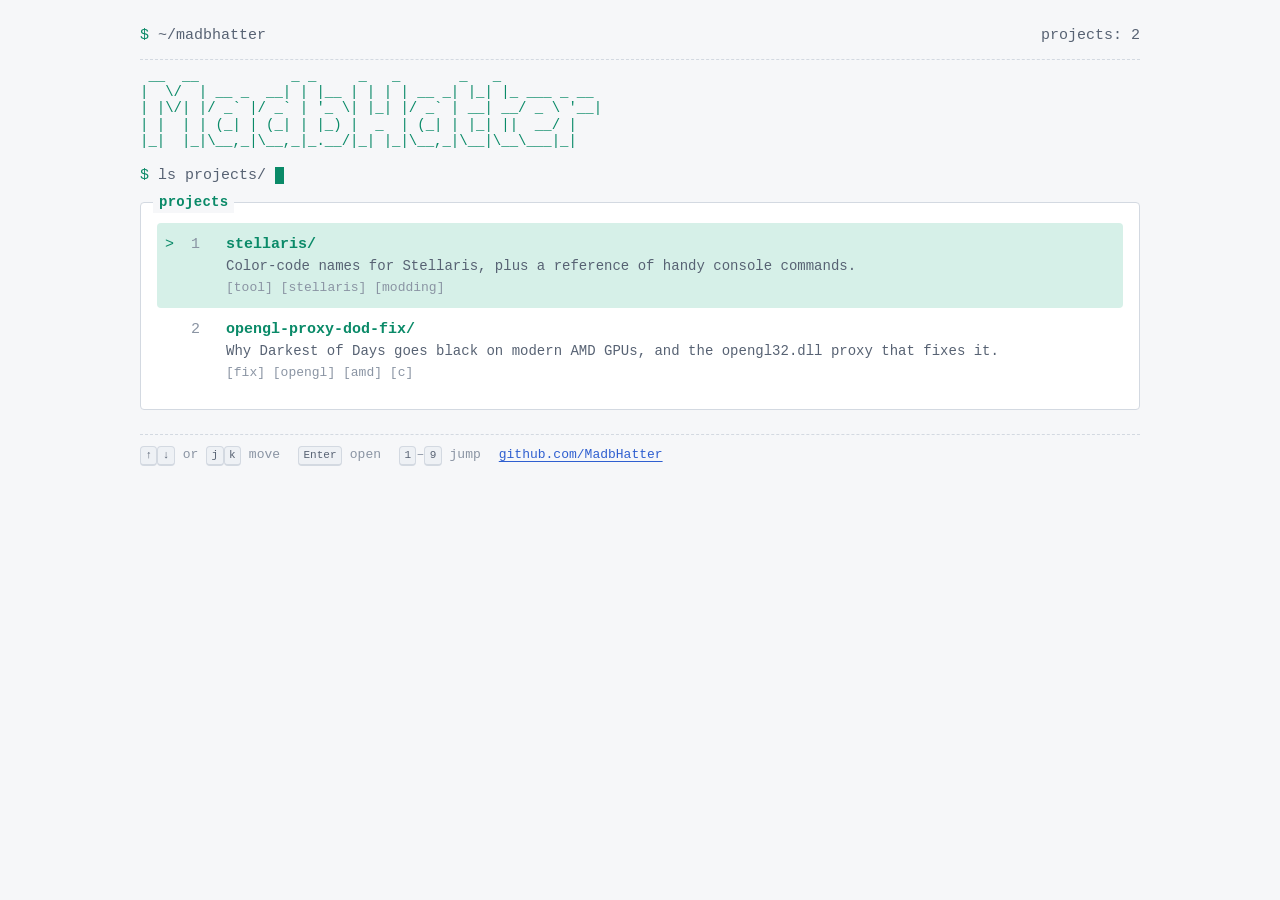
<file: index.html>
<!doctype html>
<html lang="en">

<head>
    <meta charset="utf-8">
    <meta name="viewport" content="width=device-width, initial-scale=1">
    <meta name="color-scheme" content="dark light">
    <meta name="description" content="MadbHatter's projects">
    <title>MadbHatter</title>
    <script src="assets/crumbs.js" defer></script>
    <link href="assets/base.css" rel="stylesheet">
    <style>
        .banner {
            margin: 8px 0 4px;
            color: var(--accent);
            font-size: clamp(7px, 2.2vw, 14px);
            line-height: 1.15;
            white-space: pre;
            overflow: hidden;
        }

        .projects {
            list-style: none;
            margin: 0;
            padding: 0;
        }

        .projects a {
            display: grid;
            grid-template-columns: 2ch 3ch minmax(0, 1fr);
            gap: 0 8px;
            padding: 10px 8px;
            border-radius: var(--radius);
            color: var(--fg);
            text-decoration: none;
        }

        .projects a::before {
            content: " ";
            color: var(--accent);
        }

        .projects a:hover,
        .projects a:focus-visible,
        .projects a[aria-current="true"] {
            background: var(--selection);
            outline: none;
        }

        .projects a[aria-current="true"]::before {
            content: ">";
        }

        .projects .num {
            color: var(--fg-dim);
        }

        .projects .name {
            color: var(--accent);
            font-weight: 600;
        }

        .projects .desc {
            grid-column: 3;
            color: var(--fg-muted);
            font-size: 14px;
        }

        .projects .tags {
            grid-column: 3;
            color: var(--fg-dim);
            font-size: 13px;
        }

        .cursor {
            display: inline-block;
            width: .6em;
            height: 1.1em;
            vertical-align: text-bottom;
            background: var(--accent);
            animation: blink 1.1s steps(1) infinite;
        }

        @keyframes blink {
            50% {
                opacity: 0;
            }
        }
    </style>
</head>

<body>
    <main class="shell">
        <header class="topbar">
            <span class="crumbs prompt">~/madbhatter</span>
            <span>projects: <span id="count">2</span></span>
        </header>

        <pre class="banner" aria-label="MadbHatter">
 __  __           _ _     _   _       _   _
|  \/  | __ _  __| | |__ | | | | __ _| |_| |_ ___ _ __
| |\/| |/ _` |/ _` | '_ \| |_| |/ _` | __| __/ _ \ '__|
| |  | | (_| | (_| | |_) |  _  | (_| | |_| ||  __/ |
|_|  |_|\__,_|\__,_|_.__/|_| |_|\__,_|\__|\__\___|_|</pre>
        <p class="muted"><span class="prompt">ls projects/</span> <span class="cursor" aria-hidden="true"></span></p>

        <section class="pane">
            <h1 class="pane-title">projects</h1>
            <!-- Add a new project by copying one <li> below. -->
            <ul class="projects" id="projects">
                <li>
                    <a href="stellaris/">
                        <span class="num">1</span>
                        <span class="name" data-auto-name>stellaris/</span>
                        <span class="desc">Color-code names for Stellaris, plus a reference of handy console commands.</span>
                        <span class="tags">[tool] [stellaris] [modding]</span>
                    </a>
                </li>
                <li>
                    <a href="opengl-proxy-dod-fix/">
                        <span class="num">2</span>
                        <span class="name" data-auto-name>opengl-proxy-dod-fix/</span>
                        <span class="desc">Why Darkest of Days goes black on modern AMD GPUs, and the opengl32.dll proxy that fixes it.</span>
                        <span class="tags">[fix] [opengl] [amd] [c]</span>
                    </a>
                </li>
            </ul>
        </section>

        <footer class="statusbar">
            <span><kbd>↑</kbd><kbd>↓</kbd> or <kbd>j</kbd><kbd>k</kbd> move</span>
            <span><kbd>Enter</kbd> open</span>
            <span><kbd>1</kbd>–<kbd>9</kbd> jump</span>
            <span><a href="https://github.com/MadbHatter">github.com/MadbHatter</a></span>
        </footer>
    </main>

    <script>
        // Keyboard navigation for the project list.
        const links = [...document.querySelectorAll("#projects a")];
        document.getElementById("count").textContent = links.length;
        let selected = 0;

        function select(i) {
            selected = (i + links.length) % links.length;
            links.forEach((a, n) => a.setAttribute("aria-current", n === selected ? "true" : "false"));
            links[selected].focus();
        }

        links.forEach((a, n) => {
            a.addEventListener("mouseenter", () => {
                selected = n;
                links.forEach((b, m) => b.setAttribute("aria-current", m === n ? "true" : "false"));
            });
            a.addEventListener("focus", () => { selected = n; });
        });
        if (links.length) links[0].setAttribute("aria-current", "true");

        document.addEventListener("keydown", (e) => {
            if (e.ctrlKey || e.metaKey || e.altKey || !links.length) return;
            if (e.key === "ArrowDown" || e.key === "j") { e.preventDefault(); select(selected + 1); }
            else if (e.key === "ArrowUp" || e.key === "k") { e.preventDefault(); select(selected - 1); }
            else if (e.key === "Enter" && document.activeElement === document.body) links[selected].click();
            else if (/^[1-9]$/.test(e.key) && links[+e.key - 1]) links[+e.key - 1].click();
        });
    </script>
</body>

</html>
</file>
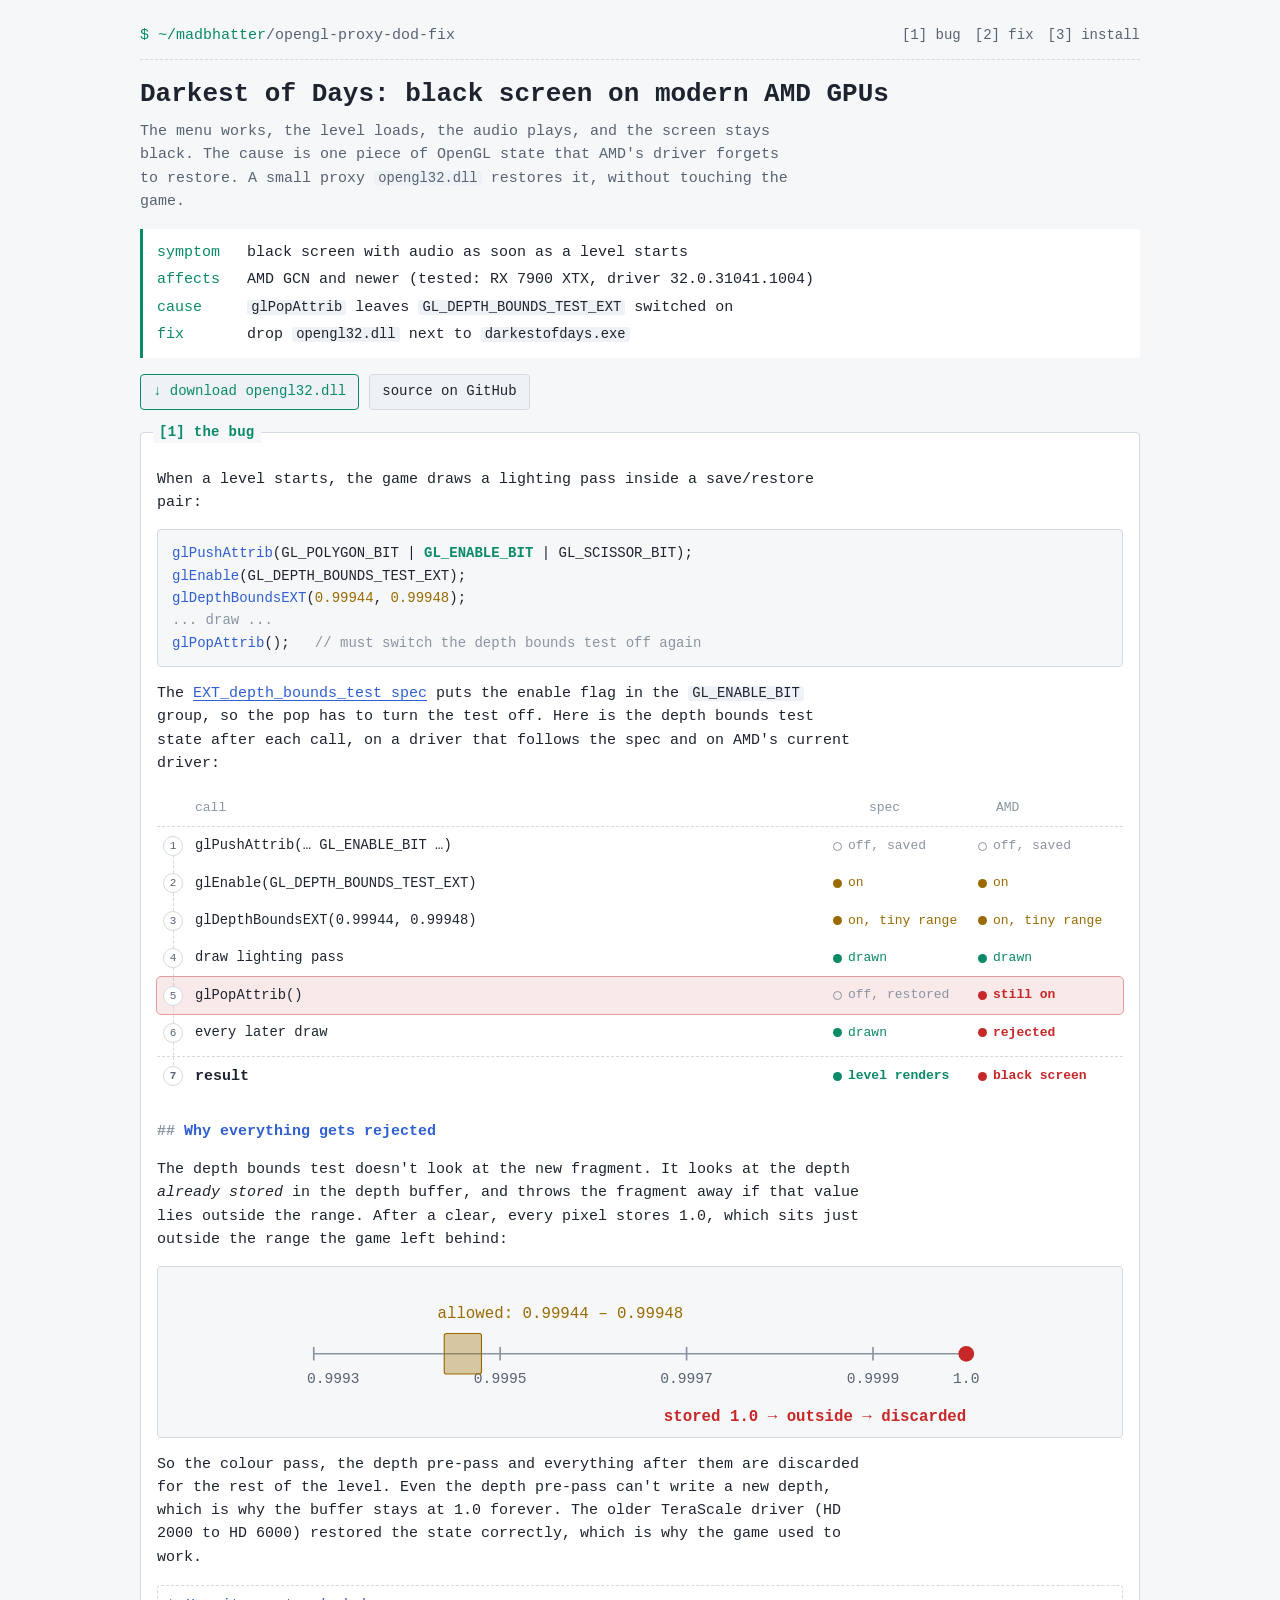
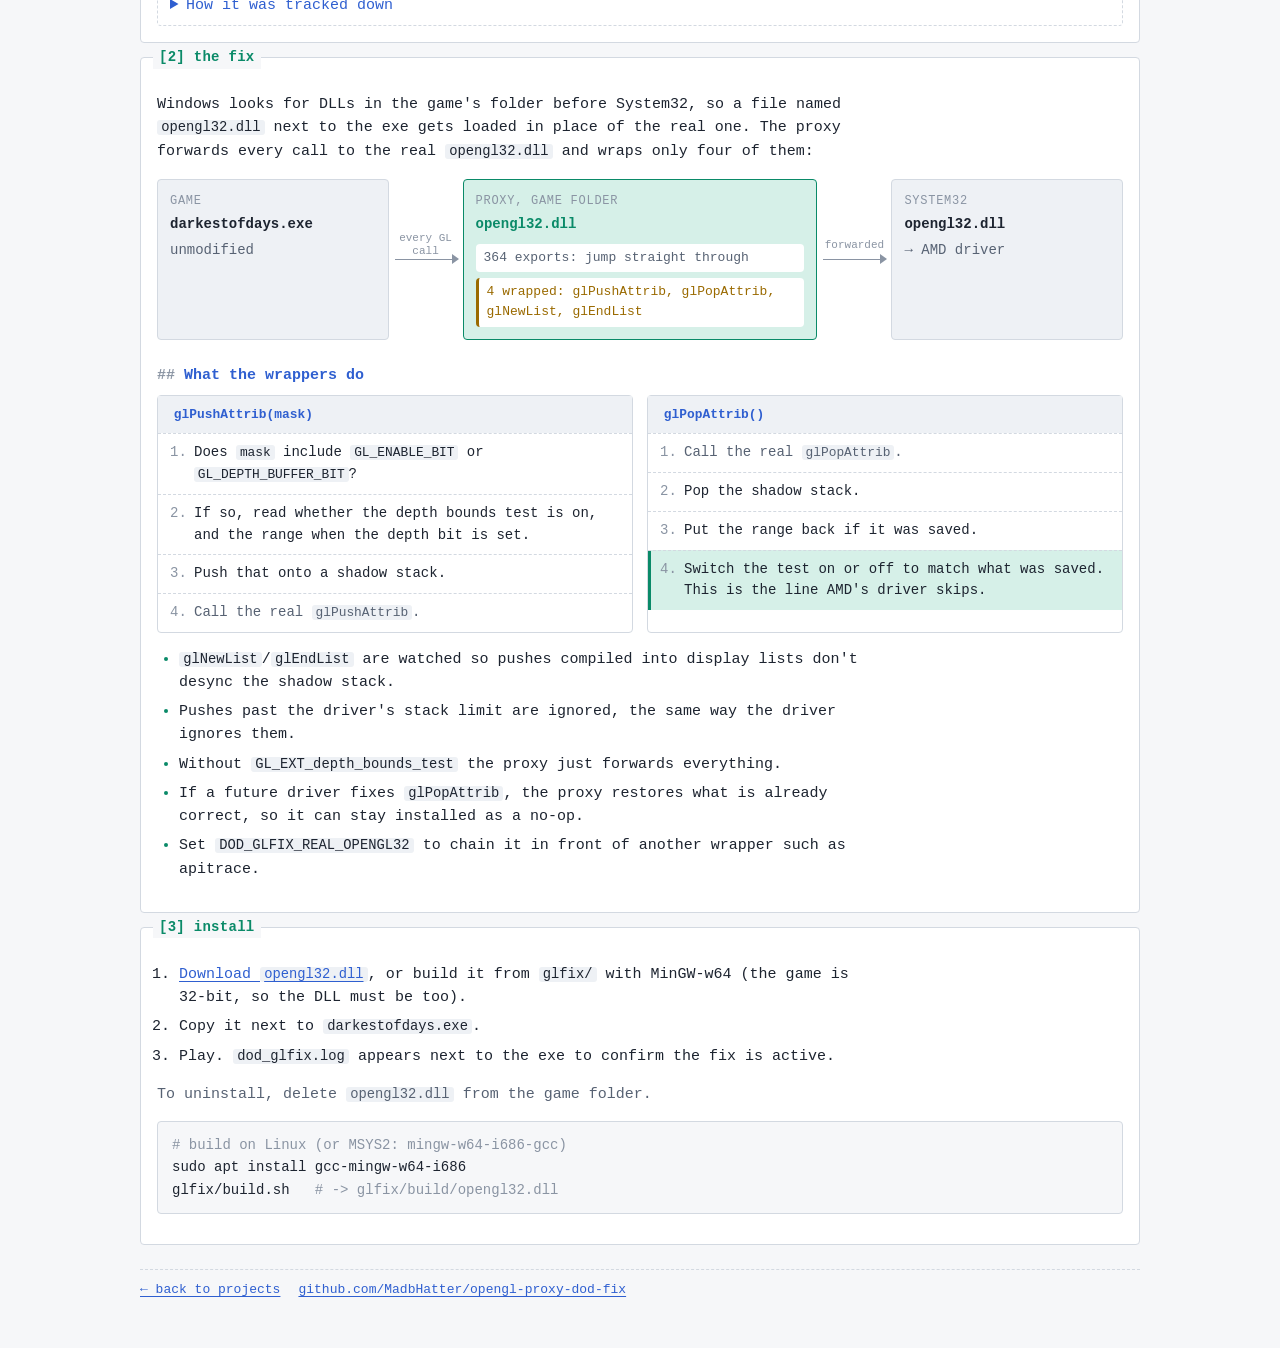
<file: opengl-proxy-dod-fix/index.html>
<!doctype html>
<html lang="en">

<head>
    <meta charset="utf-8">
    <meta name="viewport" content="width=device-width, initial-scale=1">
    <meta name="color-scheme" content="dark light">
    <meta name="description"
        content="Why Darkest of Days renders a black screen on modern AMD GPUs, and the opengl32.dll proxy that fixes it.">
    <title>Darkest of Days AMD Fix</title>
    <script src="../assets/crumbs.js" defer></script>
    <link href="../assets/base.css" rel="stylesheet">
    <link href="glfix.css" rel="stylesheet">
</head>

<body>
    <main class="shell">
        <header class="topbar">
            <span class="crumbs prompt"><a href="../">~/madbhatter</a>/opengl-proxy-dod-fix</span>
            <nav class="jump" aria-label="Sections">
                <a href="#bug">[1] bug</a>
                <a href="#fix">[2] fix</a>
                <a href="#install">[3] install</a>
            </nav>
        </header>

        <h1 class="title">Darkest of Days: black screen on modern AMD GPUs</h1>
        <p class="lede">The menu works, the level loads, the audio plays, and the screen stays black. The cause is one
            piece of OpenGL state that AMD's driver forgets to restore. A small proxy <code>opengl32.dll</code>
            restores it, without touching the game.</p>

        <div class="summary">
            <div><span class="k">symptom</span> black screen with audio as soon as a level starts</div>
            <div><span class="k">affects</span> AMD GCN and newer (tested: RX 7900 XTX, driver 32.0.31041.1004)</div>
            <div><span class="k">cause</span> <code>glPopAttrib</code> leaves <code>GL_DEPTH_BOUNDS_TEST_EXT</code>
                switched on</div>
            <div><span class="k">fix</span> drop <code>opengl32.dll</code> next to <code>darkestofdays.exe</code></div>
        </div>

        <p class="actions">
            <a class="btn primary" href="https://github.com/MadbHatter/opengl-proxy-dod-fix/raw/main/dist/opengl32.dll">↓
                download opengl32.dll</a>
            <a class="btn" href="https://github.com/MadbHatter/opengl-proxy-dod-fix">source on GitHub</a>
        </p>

        <!-- The bug -->
        <section id="bug" class="pane">
            <h2 class="pane-title">[1] the bug</h2>

            <p>When a level starts, the game draws a lighting pass inside a save/restore pair:</p>
            <pre class="code"><span class="c-fn">glPushAttrib</span>(GL_POLYGON_BIT | <span class="c-hl">GL_ENABLE_BIT</span> | GL_SCISSOR_BIT);
<span class="c-fn">glEnable</span>(GL_DEPTH_BOUNDS_TEST_EXT);
<span class="c-fn">glDepthBoundsEXT</span>(<span class="c-num">0.99944</span>, <span class="c-num">0.99948</span>);
<span class="c-dim">... draw ...</span>
<span class="c-fn">glPopAttrib</span>();   <span class="c-dim">// must switch the depth bounds test off again</span></pre>

            <p>The <a href="https://registry.khronos.org/OpenGL/extensions/EXT/EXT_depth_bounds_test.txt">EXT_depth_bounds_test
                    spec</a> puts the enable flag in the <code>GL_ENABLE_BIT</code> group, so the pop has to turn the
                test off. Here is the depth bounds test state after each call, on a driver that follows the spec and on
                AMD's current driver:</p>

            <ol class="trace" aria-label="Depth bounds test state per call">
                <li class="trace-head" aria-hidden="true">
                    <span>call</span><span>spec</span><span>AMD</span>
                </li>
                <li>
                    <code>glPushAttrib(… GL_ENABLE_BIT …)</code>
                    <span class="state off" data-who="spec">off, saved</span>
                    <span class="state off" data-who="AMD">off, saved</span>
                </li>
                <li>
                    <code>glEnable(GL_DEPTH_BOUNDS_TEST_EXT)</code>
                    <span class="state on" data-who="spec">on</span>
                    <span class="state on" data-who="AMD">on</span>
                </li>
                <li>
                    <code>glDepthBoundsEXT(0.99944, 0.99948)</code>
                    <span class="state on" data-who="spec">on, tiny range</span>
                    <span class="state on" data-who="AMD">on, tiny range</span>
                </li>
                <li>
                    <code>draw lighting pass</code>
                    <span class="state ok" data-who="spec">drawn</span>
                    <span class="state ok" data-who="AMD">drawn</span>
                </li>
                <li class="diverge">
                    <code>glPopAttrib()</code>
                    <span class="state off" data-who="spec">off, restored</span>
                    <span class="state bad" data-who="AMD">still on</span>
                </li>
                <li>
                    <code>every later draw</code>
                    <span class="state ok" data-who="spec">drawn</span>
                    <span class="state bad" data-who="AMD">rejected</span>
                </li>
                <li class="trace-end">
                    <span>result</span>
                    <span class="state ok" data-who="spec">level renders</span>
                    <span class="state bad" data-who="AMD">black screen</span>
                </li>
            </ol>

            <h3>Why everything gets rejected</h3>
            <p>The depth bounds test doesn't look at the new fragment. It looks at the depth <em>already stored</em> in
                the depth buffer, and throws the fragment away if that value lies outside the range. After a clear,
                every pixel stores 1.0, which sits just outside the range the game left behind:</p>

            <figure class="numline">
                <svg viewBox="0 0 640 140" role="img"
                    aria-labelledby="numline-title numline-desc">
                    <title id="numline-title">Stored depth against the leftover depth bounds</title>
                    <desc id="numline-desc">A depth axis from 0.9993 to 1.0. The allowed band is 0.99944 to 0.99948. The
                        stored depth after a clear is 1.0, to the right of the band, so the test fails.</desc>
                    <line class="axis" x1="30" y1="70" x2="610" y2="70" />
                    <g class="ticks">
                        <line x1="30.0" y1="64" x2="30.0" y2="76" />
                        <line x1="195.7" y1="64" x2="195.7" y2="76" />
                        <line x1="361.4" y1="64" x2="361.4" y2="76" />
                        <line x1="527.1" y1="64" x2="527.1" y2="76" />
                        <line x1="610.0" y1="64" x2="610.0" y2="76" />
                    </g>
                    <g class="tick-labels">
                        <text x="24" y="96" class="first">0.9993</text>
                        <text x="195.7" y="96" class="minor">0.9995</text>
                        <text x="361.4" y="96">0.9997</text>
                        <text x="527.1" y="96" class="minor">0.9999</text>
                        <text x="610.0" y="96">1.0</text>
                    </g>
                    <rect class="band" x="146.0" y="52" width="33.1" height="36" rx="2" />
                    <text class="band-label" x="140" y="38">allowed: 0.99944 – 0.99948</text>
                    <circle class="stored" cx="610" cy="70" r="7" />
                    <text class="stored-label" x="610" y="130">stored 1.0 → outside → discarded</text>
                </svg>
            </figure>

            <p>So the colour pass, the depth pre-pass and everything after them are discarded for the rest of the
                level. Even the depth pre-pass can't write a new depth, which is why the buffer stays at 1.0 forever.
                The older TeraScale driver (HD 2000 to HD 6000) restored the state correctly, which is why the game
                used to work.</p>

            <details class="found">
                <summary>How it was tracked down</summary>
                <ol>
                    <li>An apitrace capture of the black screen replays black on the same card, so the problem is in
                        the GL call stream, not timing or the game's own logic.</li>
                    <li>All shaders compile and link, and state dumps around draws look sane.</li>
                    <li>The depth buffer stays at 1.0 even after the colour-masked depth pre-pass, so fragments are being
                        rejected before they can write depth.</li>
                    <li>Bisecting the GL state shows <code>GL_DEPTH_BOUNDS_TEST_EXT</code> still enabled after the
                        matching <code>glPopAttrib</code>.</li>
                    <li>A standalone 30-line push, enable, pop test reproduces it on the driver for
                        <code>GL_ENABLE_BIT</code>, <code>GL_DEPTH_BUFFER_BIT</code> and
                        <code>GL_ALL_ATTRIB_BITS</code>. The bug has been reported to AMD.</li>
                </ol>
            </details>
        </section>

        <!-- The fix -->
        <section id="fix" class="pane">
            <h2 class="pane-title">[2] the fix</h2>

            <p>Windows looks for DLLs in the game's folder before System32, so a file named <code>opengl32.dll</code>
                next to the exe gets loaded in place of the real one. The proxy forwards every call to the real
                <code>opengl32.dll</code> and wraps only four of them:</p>

            <div class="flow" role="img"
                aria-label="darkestofdays.exe calls the proxy opengl32.dll in the game folder. 364 exports jump straight to the system opengl32.dll; 4 are wrapped first. The system DLL calls the AMD driver.">
                <div class="node">
                    <span class="node-kind">game</span>
                    <strong>darkestofdays.exe</strong>
                    <span class="muted">unmodified</span>
                </div>
                <div class="edge"><span>every GL call</span></div>
                <div class="node node-proxy">
                    <span class="node-kind">proxy, game folder</span>
                    <strong>opengl32.dll</strong>
                    <span class="split">
                        <span class="pass">364 exports: jump straight through</span>
                        <span class="hook">4 wrapped: glPushAttrib, glPopAttrib, glNewList, glEndList</span>
                    </span>
                </div>
                <div class="edge"><span>forwarded</span></div>
                <div class="node">
                    <span class="node-kind">System32</span>
                    <strong>opengl32.dll</strong>
                    <span class="muted">→ AMD driver</span>
                </div>
            </div>

            <h3>What the wrappers do</h3>
            <div class="hooks">
                <ol class="steps">
                    <li class="steps-title"><code>glPushAttrib(mask)</code></li>
                    <li>Does <code>mask</code> include <code>GL_ENABLE_BIT</code> or <code>GL_DEPTH_BUFFER_BIT</code>?</li>
                    <li>If so, read whether the depth bounds test is on, and the range when the depth bit is set.</li>
                    <li>Push that onto a shadow stack.</li>
                    <li class="real">Call the real <code>glPushAttrib</code>.</li>
                </ol>
                <ol class="steps">
                    <li class="steps-title"><code>glPopAttrib()</code></li>
                    <li class="real">Call the real <code>glPopAttrib</code>.</li>
                    <li>Pop the shadow stack.</li>
                    <li>Put the range back if it was saved.</li>
                    <li class="key">Switch the test on or off to match what was saved. This is the line AMD's driver
                        skips.</li>
                </ol>
            </div>

            <ul class="notes">
                <li><code>glNewList</code>/<code>glEndList</code> are watched so pushes compiled into display lists
                    don't desync the shadow stack.</li>
                <li>Pushes past the driver's stack limit are ignored, the same way the driver ignores them.</li>
                <li>Without <code>GL_EXT_depth_bounds_test</code> the proxy just forwards everything.</li>
                <li>If a future driver fixes <code>glPopAttrib</code>, the proxy restores what is already correct, so
                    it can stay installed as a no-op.</li>
                <li>Set <code>DOD_GLFIX_REAL_OPENGL32</code> to chain it in front of another wrapper such as
                    apitrace.</li>
            </ul>
        </section>

        <!-- Install -->
        <section id="install" class="pane">
            <h2 class="pane-title">[3] install</h2>
            <ol class="install">
                <li><a href="https://github.com/MadbHatter/opengl-proxy-dod-fix/raw/main/dist/opengl32.dll">Download
                        <code>opengl32.dll</code></a>, or build it from <code>glfix/</code> with MinGW-w64 (the game is
                    32-bit, so the DLL must be too).</li>
                <li>Copy it next to <code>darkestofdays.exe</code>.</li>
                <li>Play. <code>dod_glfix.log</code> appears next to the exe to confirm the fix is active.</li>
            </ol>
            <p class="muted">To uninstall, delete <code>opengl32.dll</code> from the game folder.</p>
            <pre class="code"><span class="c-dim"># build on Linux (or MSYS2: mingw-w64-i686-gcc)</span>
sudo apt install gcc-mingw-w64-i686
glfix/build.sh   <span class="c-dim"># -> glfix/build/opengl32.dll</span></pre>
        </section>

        <footer class="statusbar">
            <span><a href="../">← back to projects</a></span>
            <span><a href="https://github.com/MadbHatter/opengl-proxy-dod-fix">github.com/MadbHatter/opengl-proxy-dod-fix</a></span>
        </footer>
    </main>
</body>

</html>
</file>
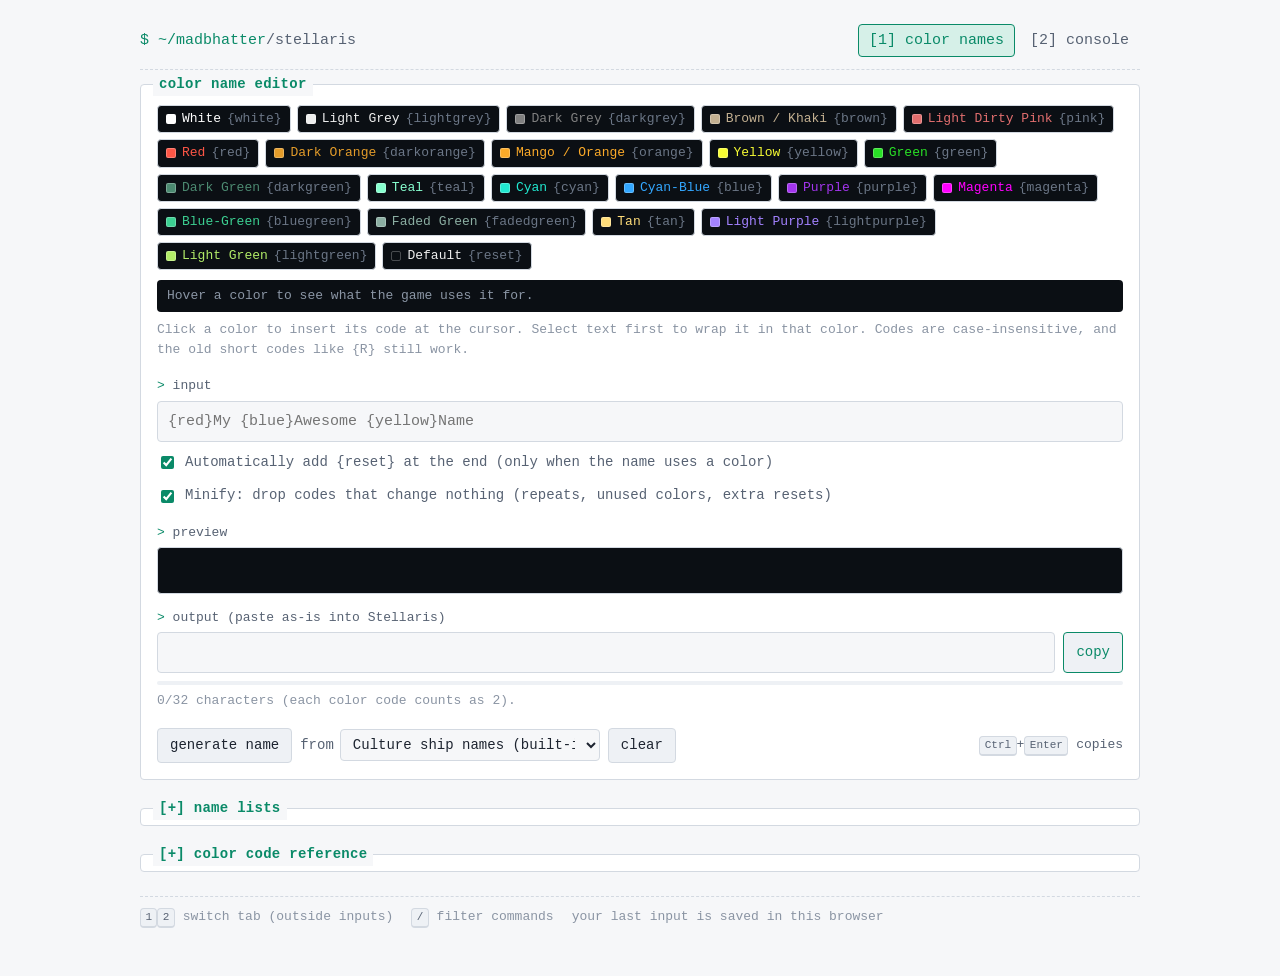
<file: stellaris/index.html>
<!doctype html>
<html lang="en">

<head>
    <meta charset="utf-8">
    <meta name="viewport" content="width=device-width, initial-scale=1">
    <meta name="color-scheme" content="dark light">
    <meta name="description" content="Color-code names for Stellaris and look up handy console commands.">
    <title>Stellaris Helper</title>
    <script src="../assets/crumbs.js" defer></script>
    <link href="../assets/base.css" rel="stylesheet">
    <link href="stellaris.css" rel="stylesheet">
</head>

<body>
    <main class="shell">
        <header class="topbar">
            <span class="crumbs prompt"><a href="../">~/madbhatter</a>/stellaris</span>
            <nav class="tabs" role="tablist" aria-label="Sections">
                <a class="tab" role="tab" id="tab-colors" href="#colors" aria-controls="colors">[1] color names</a>
                <a class="tab" role="tab" id="tab-console" href="#console" aria-controls="console">[2] console</a>
            </nav>
        </header>

        <!-- Color name helper -->
        <section id="colors" class="panel" role="tabpanel" aria-labelledby="tab-colors">
            <div class="pane">
                <h1 class="pane-title">color name editor</h1>

                <div class="chips" id="color-buttons" role="toolbar" aria-label="Insert color code"></div>
                <p class="color-use" id="color-use" aria-live="polite">Hover a color to see what the game uses it for.</p>
                <p class="hint">Click a color to insert its code at the cursor. Select text first to wrap it in that
                    color. Codes are case-insensitive, and the old short codes like {R} still work.</p>
                <p class="data-error" id="data-error" role="alert" hidden></p>

                <label class="field">
                    <span class="label">input</span>
                    <input id="input" type="text" autocomplete="off" spellcheck="false"
                        placeholder="{red}My {blue}Awesome {yellow}Name">
                </label>

                <label class="check">
                    <input checked id="add-reset" type="checkbox">
                    <span>Automatically add {reset} at the end (only when the name uses a color)</span>
                </label>

                <label class="check">
                    <input checked id="minify" type="checkbox">
                    <span>Minify: drop codes that change nothing (repeats, unused colors, extra resets)</span>
                </label>

                <div class="field">
                    <span class="label">preview</span>
                    <div class="preview-box" aria-live="polite"><span id="preview"></span></div>
                </div>

                <label class="field">
                    <span class="label">output <span class="muted">(paste as-is into Stellaris)</span></span>
                    <span class="output-row">
                        <input id="output" type="text" readonly spellcheck="false">
                        <button id="copy-to-clipboard" type="button" class="btn primary">copy</button>
                    </span>
                </label>
                <div class="meter" id="meter" aria-hidden="true"><span id="meter-bar"></span></div>
                <p class="length" id="length-info"></p>
                <p class="length over" id="unknown-info" hidden></p>
                <div class="length notes" id="minify-info" hidden></div>

                <div class="actions">
                    <button id="generate-name" type="button" class="btn">generate name</button>
                    <label class="inline-select"><span class="muted">from</span>
                        <select id="name-list" aria-label="Name list"></select>
                    </label>
                    <button id="clear-input" type="button" class="btn">clear</button>
                    <span class="muted shortcut"><kbd>Ctrl</kbd>+<kbd>Enter</kbd> copies</span>
                </div>
            </div>

            <details class="pane reference" id="lists-pane">
                <summary class="pane-title">name lists</summary>
                <p class="hint">Pick a list above to generate names from it. Your lists are saved in this
                    browser. Names can use color codes, and any that end up longer than 32 characters are skipped.</p>
                <div class="actions">
                    <button id="list-new" type="button" class="btn">new list</button>
                    <button id="list-import" type="button" class="btn">import .txt</button>
                    <button id="list-export" type="button" class="btn">export .txt</button>
                    <button id="list-delete" type="button" class="btn">delete list</button>
                    <input id="list-file" type="file" accept=".txt,text/plain" hidden>
                </div>
                <label class="field list-field">
                    <span class="label" id="list-label">names, one per line</span>
                    <textarea id="list-editor" rows="10" spellcheck="false"></textarea>
                </label>
                <p class="length" id="list-info"></p>
            </details>

            <details class="pane reference">
                <summary class="pane-title">color code reference</summary>
                <div class="table-wrap" id="table-content"></div>
                <p class="muted">Palette from the <a href="https://stellaris.paradoxwikis.com/Localisation_modding">Stellaris
                        wiki</a>.</p>
            </details>
        </section>

        <!-- Console commands -->
        <section id="console" class="panel" role="tabpanel" aria-labelledby="tab-console" hidden>
            <div class="pane">
                <h2 class="pane-title">console commands</h2>
                <label class="field search">
                    <span class="label">filter <kbd>/</kbd></span>
                    <input id="command-search" type="search" autocomplete="off" placeholder="pop, flag, l-gate…">
                </label>

                <!-- Add a command by copying one <article> below. -->
                <div class="commands" id="commands">
                    <article class="command">
                        <h3>Kill N random pops on the current planet</h3>
                        <pre><code>effect this = { while = { count = N random_owned_pop = { kill_pop = yes } } }</code></pre>
                        <p><span class="muted">args:</span> Replace N with the number of pops to kill.</p>
                        <p><span class="muted">source:</span> <a
                                href="https://www.reddit.com/r/Stellaris/comments/16za69i/anyway_to_use_commands_to_kill_my_own_pops/">Reddit</a>
                        </p>
                    </article>
                    <article class="command">
                        <h3>Delete the selected megastructure</h3>
                        <pre><code>effect remove_megastructure = this</code></pre>
                        <p><span class="muted">args:</span> None</p>
                        <p><span class="muted">source:</span> Don't remember</p>
                    </article>
                    <article class="command">
                        <h3>Clear a flag from the planet</h3>
                        <pre><code>effect this = {remove_planet_flag = FLAG}</code></pre>
                        <p><span class="muted">args:</span> Replace FLAG with the id of the flag to remove.</p>
                        <p><span class="muted">source:</span> Selfmade</p>
                    </article>
                    <article class="command">
                        <h3>Show which L-Gate event will appear</h3>
                        <pre><code>effect switch = { trigger = has_global_flag
    gray_goo_crisis_set = { custom_tooltip = "Gray Tempest" }
    dragon_season       = { custom_tooltip = "L-Drake" }
    gray_goo_empire_set = { custom_tooltip = "Dessanu Consonance" }
    default             = { custom_tooltip = "Gray" }
}</code></pre>
                        <p><span class="muted">args:</span> None</p>
                        <p><span class="muted">source:</span> <a
                                href="https://www.reddit.com/r/Stellaris/comments/15eng60/commands_for_l_gate_tempest/">Reddit</a>
                        </p>
                    </article>
                    <article class="command">
                        <h3>Set the L-Gate to Gray Tempest</h3>
                        <pre><code>effect remove_global_flag = dragon_season remove_global_flag = gray_goo_empire_set set_global_flag = gray_goo_crisis_set</code></pre>
                        <p><span class="muted">args:</span> None</p>
                        <p><span class="muted">source:</span> <a
                                href="https://www.reddit.com/r/Stellaris/comments/15eng60/commands_for_l_gate_tempest/">Reddit</a>
                        </p>
                    </article>
                </div>
                <p class="muted" id="no-results" hidden>No commands match that filter.</p>
                <p><a href="https://stellaris.paradoxwikis.com/Effects">See the Stellaris wiki for more effects</a></p>
            </div>
        </section>

        <footer class="statusbar">
            <span><kbd>1</kbd><kbd>2</kbd> switch tab (outside inputs)</span>
            <span><kbd>/</kbd> filter commands</span>
            <span>your last input is saved in this browser</span>
        </footer>
    </main>

    <div id="toast" class="toast" role="status" aria-live="polite"></div>

    <script src="data.js"></script>
    <script src="convert.js"></script>
    <script src="app.js"></script>
</body>

</html>
</file>
<file: assets/base.css>
/* Shared TUI-style theme. No external fonts or libraries. */

:root {
    color-scheme: dark;
    --bg: #0d1117;
    --bg-panel: #11161e;
    --bg-raised: #1a212c;
    --fg: #d7dde5;
    --fg-muted: #8b96a5;
    --fg-dim: #5c6675;
    --border: #2a3340;
    --accent: #5fd7af;
    --accent-2: #87afff;
    --warn: #ffd75f;
    --danger: #ff6b6b;
    --selection: #1f3a33;
    --mono: ui-monospace, "Cascadia Code", "JetBrains Mono", "SF Mono", Menlo, Consolas, "Liberation Mono", monospace;
    --radius: 4px;
}

@media (prefers-color-scheme: light) {
    :root:not([data-theme="dark"]) {
        color-scheme: light;
        --bg: #f6f7f9;
        --bg-panel: #ffffff;
        --bg-raised: #eef1f5;
        --fg: #1d2430;
        --fg-muted: #576273;
        --fg-dim: #8a94a3;
        --border: #d3d9e1;
        --accent: #0a8a68;
        --accent-2: #2f5fd0;
        --warn: #9a6a00;
        --danger: #c62828;
        --selection: #d6f0e8;
    }
}

:root[data-theme="light"] {
    color-scheme: light;
    --bg: #f6f7f9;
    --bg-panel: #ffffff;
    --bg-raised: #eef1f5;
    --fg: #1d2430;
    --fg-muted: #576273;
    --fg-dim: #8a94a3;
    --border: #d3d9e1;
    --accent: #0a8a68;
    --accent-2: #2f5fd0;
    --warn: #9a6a00;
    --danger: #c62828;
    --selection: #d6f0e8;
}

*,
*::before,
*::after {
    box-sizing: border-box;
}

html {
    -webkit-text-size-adjust: 100%;
}

body {
    margin: 0;
    min-height: 100vh;
    background: var(--bg);
    color: var(--fg);
    font-family: var(--mono);
    font-size: 15px;
    line-height: 1.55;
}

a {
    color: var(--accent-2);
    text-underline-offset: 3px;
}

a:hover {
    color: var(--accent);
}

:focus-visible {
    outline: 2px solid var(--accent);
    outline-offset: 2px;
}

code,
kbd,
pre {
    font-family: var(--mono);
}

kbd {
    display: inline-block;
    padding: 0 .4em;
    border: 1px solid var(--border);
    border-bottom-width: 2px;
    border-radius: var(--radius);
    background: var(--bg-raised);
    font-size: .85em;
    color: var(--fg-muted);
}

.shell {
    width: min(100% - 32px, 1000px);
    margin: 0 auto;
    padding: 24px 0 48px;
}

/* A box with a title sitting in its top border, like a TUI pane. */
.pane {
    position: relative;
    border: 1px solid var(--border);
    border-radius: var(--radius);
    background: var(--bg-panel);
    padding: 20px 16px 16px;
    margin-top: 14px;
}

.pane > .pane-title {
    position: absolute;
    top: -0.8em;
    left: 12px;
    margin: 0;
    padding: 0 6px;
    background: var(--bg);
    color: var(--accent);
    font-size: 14px;
    font-weight: 600;
    letter-spacing: .02em;
}

.topbar {
    display: flex;
    align-items: center;
    gap: 12px;
    flex-wrap: wrap;
    padding-bottom: 12px;
    margin-bottom: 8px;
    border-bottom: 1px dashed var(--border);
    color: var(--fg-muted);
}

.topbar .crumbs {
    flex: 1;
    min-width: 0;
}

.topbar .crumbs a {
    color: var(--accent);
    text-decoration: none;
}

.topbar .crumbs a:hover {
    text-decoration: underline;
}

.prompt::before {
    content: "$ ";
    color: var(--accent);
}

.btn {
    display: inline-flex;
    align-items: center;
    gap: 6px;
    padding: 6px 12px;
    border: 1px solid var(--border);
    border-radius: var(--radius);
    background: var(--bg-raised);
    color: var(--fg);
    font: inherit;
    font-size: 14px;
    cursor: pointer;
    transition: border-color .12s, color .12s, background .12s;
}

.btn:hover {
    border-color: var(--accent);
    color: var(--accent);
}

.btn.primary {
    border-color: var(--accent);
    color: var(--accent);
}

.btn.primary:hover {
    background: var(--selection);
}

.btn.small {
    padding: 2px 8px;
    font-size: 13px;
}

.muted {
    color: var(--fg-muted);
}

.statusbar {
    display: flex;
    flex-wrap: wrap;
    gap: 6px 18px;
    margin-top: 24px;
    padding-top: 10px;
    border-top: 1px dashed var(--border);
    color: var(--fg-dim);
    font-size: 13px;
}

.toast {
    position: fixed;
    right: 16px;
    bottom: 16px;
    max-width: calc(100% - 32px);
    padding: 8px 14px;
    border: 1px solid var(--accent);
    border-radius: var(--radius);
    background: var(--bg-raised);
    color: var(--fg);
    box-shadow: 0 6px 24px rgb(0 0 0 / .35);
    opacity: 0;
    transform: translateY(8px);
    pointer-events: none;
    transition: opacity .18s, transform .18s;
}

.toast.show {
    opacity: 1;
    transform: none;
}

.toast.error {
    border-color: var(--danger);
}

@media (prefers-reduced-motion: reduce) {
    * {
        transition: none !important;
        animation: none !important;
    }
}
</file>
<file: opengl-proxy-dod-fix/glfix.css>
/* Page styles for the Darkest of Days AMD fix write-up. Builds on ../assets/base.css. */

:root {
    --bad: var(--danger);
    --off: var(--fg-dim);
}

.jump {
    display: flex;
    gap: 14px;
    font-size: 14px;
}

.jump a {
    color: var(--fg-muted);
    text-decoration: none;
}

.jump a:hover {
    color: var(--accent);
}

html {
    scroll-behavior: smooth;
}

section[id] {
    scroll-margin-top: 24px;
}

.title {
    margin: 18px 0 8px;
    font-size: clamp(20px, 4vw, 26px);
    line-height: 1.3;
    color: var(--fg);
}

.lede {
    max-width: 72ch;
    margin: 0 0 16px;
    color: var(--fg-muted);
}

h3 {
    margin: 24px 0 8px;
    font-size: 15px;
    color: var(--accent-2);
}

h3::before {
    content: "## ";
    color: var(--fg-dim);
}

p,
li {
    max-width: 78ch;
}

:not(pre) > code {
    padding: 0 .3em;
    border-radius: 3px;
    background: var(--bg-raised);
    font-size: .92em;
    overflow-wrap: anywhere;
}

/* key/value summary */
.summary {
    display: grid;
    gap: 4px;
    padding: 12px 14px;
    border-left: 3px solid var(--accent);
    background: var(--bg-panel);
    border-radius: 0 var(--radius) var(--radius) 0;
}

.summary .k {
    display: inline-block;
    min-width: 9ch;
    color: var(--accent);
}

.actions {
    display: flex;
    flex-wrap: wrap;
    gap: 10px;
    margin: 16px 0 22px;
}

.actions .btn {
    text-decoration: none;
}

.code {
    margin: 10px 0 14px;
    padding: 12px 14px;
    border: 1px solid var(--border);
    border-radius: var(--radius);
    background: var(--bg);
    overflow-x: auto;
    font-size: 14px;
    line-height: 1.6;
}

.c-fn {
    color: var(--accent-2);
}

.c-num {
    color: var(--warn);
}

.c-hl {
    color: var(--accent);
    font-weight: 600;
}

.c-dim {
    color: var(--fg-dim);
}

/* Call trace: one row per GL call, depth bounds state per driver. */
.trace {
    list-style: none;
    margin: 14px 0 6px;
    padding: 0;
    counter-reset: step;
}

.trace > li {
    position: relative;
    display: grid;
    grid-template-columns: minmax(0, 1fr) 15ch 15ch;
    align-items: center;
    gap: 10px;
    max-width: none;
    padding: 8px 10px 8px 38px;
}

/* Vertical connector between steps. */
.trace > li:not(.trace-head)::before {
    counter-increment: step;
    content: counter(step);
    position: absolute;
    left: 6px;
    top: 50%;
    width: 20px;
    height: 20px;
    margin-top: -10px;
    border: 1px solid var(--border);
    border-radius: 50%;
    background: var(--bg-panel);
    color: var(--fg-muted);
    font-size: 11px;
    line-height: 18px;
    text-align: center;
    z-index: 1;
}

.trace > li:not(.trace-head):not(.trace-end)::after {
    content: "";
    position: absolute;
    left: 16px;
    top: 50%;
    height: 100%;
    border-left: 1px dashed var(--border);
}

.trace > .trace-end::before {
    content: "=";
}

.trace-head {
    color: var(--fg-dim);
    font-size: 13px;
    border-bottom: 1px dashed var(--border);
}

.trace code {
    background: none !important;
    padding: 0 !important;
    color: var(--fg);
}

.trace .diverge {
    border-radius: var(--radius);
    background: color-mix(in srgb, var(--bad) 10%, transparent);
    outline: 1px solid color-mix(in srgb, var(--bad) 45%, transparent);
}

.trace-end {
    margin-top: 4px;
    border-top: 1px dashed var(--border);
    font-weight: 600;
}

.state {
    display: inline-flex;
    align-items: center;
    gap: 6px;
    font-size: 13px;
    white-space: nowrap;
}

.state::before {
    content: "";
    flex: none;
    width: 9px;
    height: 9px;
    border-radius: 50%;
    background: currentColor;
}

.state.off {
    color: var(--off);
}

.state.off::before {
    background: none;
    border: 1.5px solid currentColor;
}

.state.on {
    color: var(--warn);
}

.state.ok {
    color: var(--accent);
}

.state.bad {
    color: var(--bad);
    font-weight: 600;
}

/* Depth number line */
.numline {
    margin: 12px 0;
    padding: 8px 6px 4px;
    border: 1px solid var(--border);
    border-radius: var(--radius);
    background: var(--bg);
}

.numline svg {
    display: block;
    width: 100%;
    max-width: 720px;
    height: auto;
    margin: 0 auto;
    font-family: var(--mono);
}

.numline .axis,
.numline .ticks line {
    stroke: var(--fg-dim);
    stroke-width: 1.5;
}

.numline .tick-labels text {
    fill: var(--fg-muted);
    font-size: 13px;
    text-anchor: middle;
}

.numline .tick-labels .first {
    text-anchor: start;
}

.numline .band {
    fill: color-mix(in srgb, var(--warn) 35%, transparent);
    stroke: var(--warn);
}

.numline .band-label {
    fill: var(--warn);
    font-size: 14px;
    text-anchor: start;
}

.numline .stored {
    fill: var(--bad);
}

.numline .stored-label {
    fill: var(--bad);
    font-size: 14px;
    font-weight: 600;
    text-anchor: end;
}

details.found {
    margin-top: 16px;
    padding: 8px 12px;
    border: 1px dashed var(--border);
    border-radius: var(--radius);
}

details.found summary {
    cursor: pointer;
    color: var(--accent-2);
}

details.found ol {
    margin: 10px 0 4px;
    padding-left: 22px;
}

details.found li + li {
    margin-top: 6px;
}

/* Proxy flow: game -> proxy -> system DLL. */
.flow {
    display: flex;
    align-items: stretch;
    margin: 16px 0 6px;
}

.node {
    flex: 1 1 0;
    min-width: 0;
    display: flex;
    flex-direction: column;
    gap: 4px;
    padding: 12px;
    border: 1px solid var(--border);
    border-radius: var(--radius);
    background: var(--bg-raised);
    font-size: 14px;
}

.node strong {
    color: var(--fg);
}

.node-kind {
    color: var(--fg-dim);
    font-size: 12px;
    text-transform: uppercase;
    letter-spacing: .06em;
}

.node-proxy {
    flex-grow: 1.6;
    border-color: var(--accent);
    background: var(--selection);
}

.node-proxy strong {
    color: var(--accent);
}

.split {
    display: grid;
    gap: 6px;
    margin-top: 4px;
    font-size: 13px;
}

.split > span {
    padding: 4px 8px;
    border-radius: var(--radius);
    background: var(--bg-panel);
}

.split .pass {
    color: var(--fg-muted);
}

.split .hook {
    color: var(--warn);
    border-left: 3px solid var(--warn);
}

.edge {
    position: relative;
    flex: 0 0 74px;
    display: flex;
    align-items: center;
    justify-content: center;
}

.edge::before {
    content: "";
    position: absolute;
    left: 6px;
    right: 10px;
    top: 50%;
    border-top: 1.5px solid var(--fg-dim);
}

.edge::after {
    content: "";
    position: absolute;
    right: 4px;
    top: 50%;
    margin-top: -5px;
    border: 5px solid transparent;
    border-left: 7px solid var(--fg-dim);
    border-right: 0;
}

.edge span {
    position: relative;
    top: -14px;
    padding: 0 2px;
    color: var(--fg-dim);
    font-size: 11px;
    text-align: center;
    line-height: 1.2;
}

/* Hook steps */
.hooks {
    display: grid;
    grid-template-columns: 1fr 1fr;
    gap: 14px;
}

.steps {
    list-style: none;
    margin: 0;
    padding: 0;
    border: 1px solid var(--border);
    border-radius: var(--radius);
    counter-reset: s;
    font-size: 14px;
}

.steps li {
    position: relative;
    padding: 8px 12px 8px 36px;
    border-top: 1px dashed var(--border);
}

.steps li:not(.steps-title)::before {
    counter-increment: s;
    content: counter(s) ".";
    position: absolute;
    left: 12px;
    color: var(--fg-dim);
}

.steps .steps-title {
    padding-left: 12px;
    border-top: 0;
    background: var(--bg-raised);
    font-weight: 600;
}

.steps .steps-title code {
    background: none;
    color: var(--accent-2);
}

.steps .real {
    color: var(--fg-muted);
}

.steps .key {
    color: var(--fg);
    background: var(--selection);
    box-shadow: inset 3px 0 0 var(--accent);
}

.notes,
.install {
    padding-left: 22px;
}

.notes li + li,
.install li + li {
    margin-top: 6px;
}

.notes li::marker {
    color: var(--accent);
}

@media (max-width: 720px) {
    .flow {
        flex-direction: column;
    }

    .edge {
        flex-basis: 44px;
    }

    .edge::before {
        left: 50%;
        right: auto;
        top: 4px;
        bottom: 10px;
        border-top: 0;
        border-left: 1.5px solid var(--fg-dim);
    }

    .edge::after {
        right: auto;
        left: 50%;
        top: auto;
        bottom: 3px;
        margin: 0 0 0 -5px;
        border: 5px solid transparent;
        border-top: 7px solid var(--fg-dim);
        border-bottom: 0;
    }

    .edge span {
        top: 50%;
        transform: translateY(-50%);
        left: calc(50% + 12px);
        position: absolute;
    }

    .hooks {
        grid-template-columns: 1fr;
    }
}

@media (max-width: 600px) {
    /* Stack the two driver columns under each call. */
    .trace > li {
        grid-template-columns: minmax(0, 1fr) minmax(0, 1fr);
        gap: 4px 10px;
        padding-right: 4px;
    }

    .trace .state {
        flex-wrap: wrap;
        gap: 0 6px;
        white-space: normal;
        font-size: 12px;
    }

    /* Bigger text and fewer labels so the number line stays readable when scaled down. */
    .numline .tick-labels text {
        font-size: 24px;
    }

    .numline .tick-labels .minor {
        display: none;
    }

    .numline .band-label,
    .numline .stored-label {
        font-size: 24px;
    }

    .trace > li > :first-child {
        grid-column: 1 / -1;
    }

    .trace .state::after {
        content: " (" attr(data-who) ")";
        color: var(--fg-dim);
        font-weight: 400;
    }

    .trace-head {
        display: none !important;
    }

    .jump {
        width: 100%;
    }
}
</file>
<file: stellaris/stellaris.css>
/* Stellaris helper page. Builds on ../assets/base.css. */

.tabs {
    display: flex;
    gap: 4px;
}

.tab {
    padding: 4px 10px;
    border: 1px solid transparent;
    border-radius: var(--radius);
    color: var(--fg-muted);
    text-decoration: none;
}

.tab:hover {
    color: var(--accent);
}

.tab[aria-selected="true"] {
    border-color: var(--accent);
    background: var(--selection);
    color: var(--accent);
}

.panel[hidden] {
    display: none;
}

.panel > .pane + .pane {
    margin-top: 28px;
}

.chips {
    display: flex;
    flex-wrap: wrap;
    gap: 6px;
}

.chip {
    display: inline-flex;
    align-items: center;
    gap: 6px;
    padding: 3px 8px;
    border: 1px solid var(--border);
    border-radius: var(--radius);
    background: #0b0f14;
    color: var(--chip, #eee);
    font: inherit;
    font-size: 13px;
    cursor: pointer;
}

.chip:hover {
    border-color: var(--chip, var(--accent));
}

.chip .swatch {
    width: 10px;
    height: 10px;
    border-radius: 2px;
    background: var(--chip, transparent);
    border: 1px solid rgb(255 255 255 / .25);
}

.chip .code {
    color: #6b7686;
}

.hint {
    margin: 8px 0 16px;
    color: var(--fg-dim);
    font-size: 13px;
}

.field {
    display: block;
    margin-bottom: 14px;
}

.field .label {
    display: block;
    margin-bottom: 4px;
    color: var(--fg-muted);
    font-size: 13px;
}

.field .label::before {
    content: "> ";
    color: var(--accent);
}

input[type="text"],
input[type="search"] {
    width: 100%;
    padding: 8px 10px;
    border: 1px solid var(--border);
    border-radius: var(--radius);
    background: var(--bg);
    color: var(--fg);
    font: inherit;
}

input[type="text"]:focus,
input[type="search"]:focus {
    border-color: var(--accent);
    outline: none;
}

input[readonly] {
    color: var(--fg-muted);
}

.check {
    display: flex;
    align-items: center;
    gap: 8px;
    margin: -4px 0 16px;
    color: var(--fg-muted);
    font-size: 14px;
    cursor: pointer;
}

.check input {
    accent-color: var(--accent);
}

.output-row {
    display: flex;
    gap: 8px;
}

/* Stellaris text is drawn on a dark UI, so keep the preview dark in both themes. */
.preview-box {
    min-height: 2.6em;
    padding: 10px 12px;
    border: 1px solid var(--border);
    border-radius: var(--radius);
    background: #0b0f14;
    color: rgb(238, 238, 238);
    font-size: 18px;
    white-space: pre-wrap;
    word-break: break-word;
    user-select: none;
}

.preview-box .cut {
    color: #5c6675;
    text-decoration: line-through;
}

.meter {
    height: 4px;
    margin-top: -6px;
    border-radius: 2px;
    background: var(--bg-raised);
    overflow: hidden;
}

.meter span {
    display: block;
    height: 100%;
    width: 0;
    background: var(--accent);
    transition: width .15s;
}

.meter.over span {
    background: var(--danger);
}

.length {
    margin: 6px 0 16px;
    color: var(--fg-dim);
    font-size: 13px;
}

.length.over {
    color: var(--warn);
}

.actions {
    display: flex;
    flex-wrap: wrap;
    align-items: center;
    gap: 8px;
}

.actions .shortcut {
    margin-left: auto;
    font-size: 13px;
}

/* Collapsible reference pane */
.reference > summary {
    cursor: pointer;
    list-style: none;
}

.reference > summary::-webkit-details-marker {
    display: none;
}

.reference > summary::before {
    content: "[+] ";
}

.reference[open] > summary::before {
    content: "[-] ";
}

.reference:not([open]) {
    padding: 10px 16px 6px;
}

.table-wrap {
    overflow-x: auto;
}

table {
    width: 100%;
    border-collapse: collapse;
    font-size: 13px;
}

th,
td {
    padding: 6px 10px;
    border-bottom: 1px solid var(--border);
    text-align: left;
    vertical-align: top;
}

th {
    color: var(--fg-muted);
    font-weight: 600;
}

td.color-name {
    background: #0b0f14;
    white-space: nowrap;
}

/* Console commands */
.search {
    max-width: 420px;
}

.commands {
    display: grid;
    grid-template-columns: minmax(0, 1fr);
    gap: 12px;
}

.command {
    padding: 12px 14px;
    border: 1px solid var(--border);
    border-left: 3px solid var(--accent-2);
    border-radius: var(--radius);
    background: var(--bg);
}

.command[hidden] {
    display: none;
}

.command h3 {
    margin: 0 0 8px;
    font-size: 15px;
}

.command p {
    margin: 4px 0 0;
    font-size: 14px;
}

.code-block {
    position: relative;
}

.command pre {
    margin: 0;
    padding: 10px 70px 10px 12px;
    border-radius: var(--radius);
    background: var(--bg-raised);
    overflow-x: auto;
    font-size: 13px;
}

.code-block .btn {
    position: absolute;
    top: 6px;
    right: 6px;
}

@media (max-width: 560px) {
    .topbar .crumbs {
        flex-basis: 100%;
    }

    .actions .shortcut {
        display: none;
    }
}

.data-error {
    margin: 0 0 16px;
    padding: 8px 10px;
    border: 1px solid var(--danger);
    border-radius: var(--radius);
    color: var(--danger);
    font-size: 13px;
    white-space: pre-line;
}

.data-error[hidden],
.length[hidden] {
    display: none;
}

.inline-select {
    display: inline-flex;
    align-items: center;
    gap: 6px;
    font-size: 14px;
}

select,
textarea {
    padding: 6px 8px;
    border: 1px solid var(--border);
    border-radius: var(--radius);
    background: var(--bg);
    color: var(--fg);
    font: inherit;
    font-size: 14px;
}

select:focus,
textarea:focus {
    border-color: var(--accent);
    outline: none;
}

.list-field {
    margin-top: 14px;
}

textarea {
    display: block;
    width: 100%;
    resize: vertical;
    line-height: 1.5;
}

textarea[readonly] {
    color: var(--fg-muted);
}

.reference + .reference {
    margin-top: 28px;
}

.inline-select select {
    max-width: 260px;
}

.color-use {
    min-height: 1.5em;
    margin: 10px 0 0;
    padding: 6px 10px;
    border-radius: var(--radius);
    background: #0b0f14;
    color: #8b96a5;
    font-size: 13px;
}

.color-use .use-swatch {
    font-weight: 600;
}

.notes {
    color: var(--fg-muted);
}

.notes[hidden] {
    display: none;
}

.notes ul {
    margin: 4px 0 0;
    padding-left: 20px;
}
</file>
